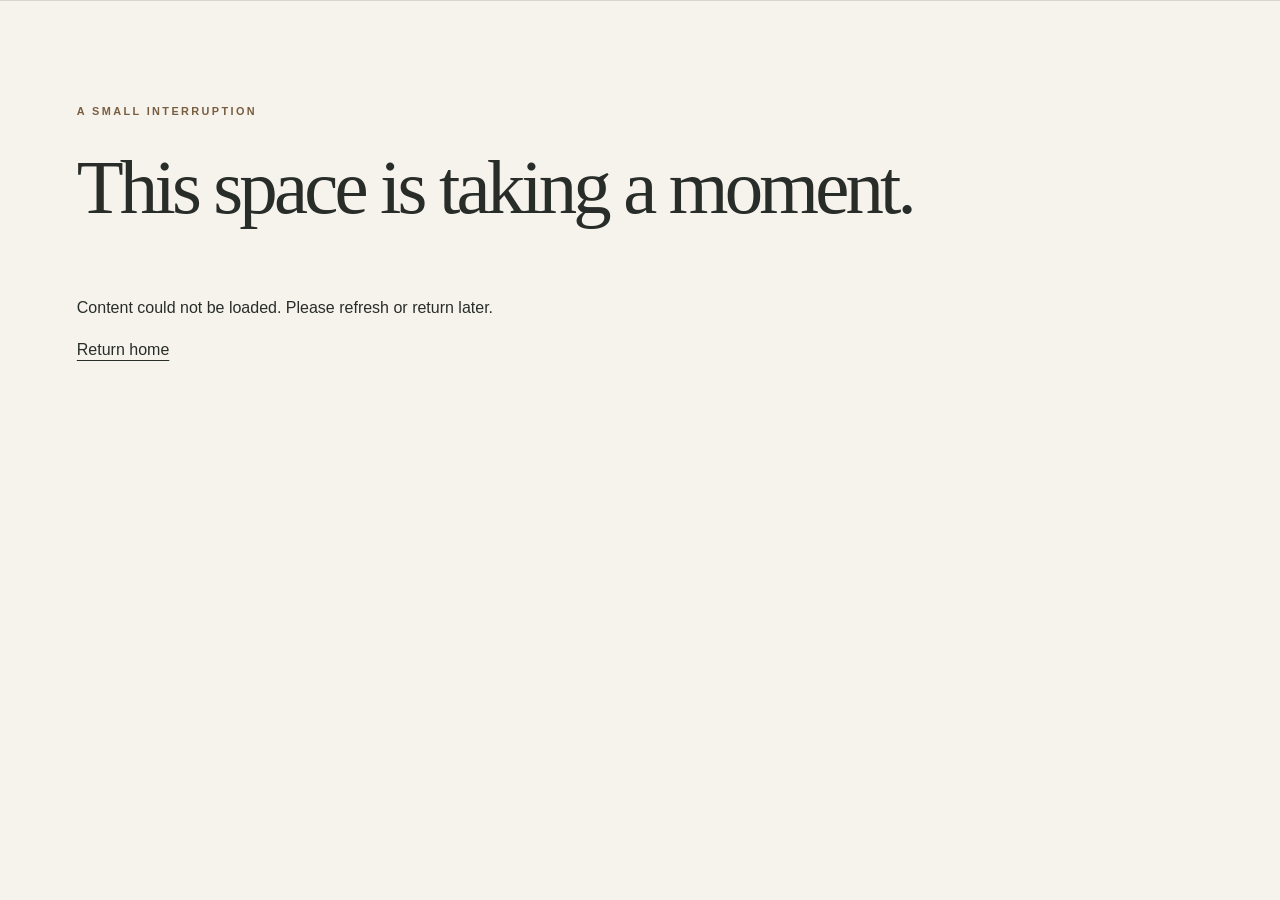
<file: index.html>
<!doctype html>
<html lang="en">
  <head>
    <meta charset="utf-8" />
    <meta name="viewport" content="width=device-width,initial-scale=1" />
    <title>Thoughtful spaces. Beautiful living. | FORME Studio concept</title>
    <meta
      name="description"
      content="Explore an original interior and architecture portfolio concept."
    />
    <meta
      property="og:title"
      content="Thoughtful spaces. Beautiful living. | FORME"
    />
    <meta
      property="og:description"
      content="Explore an original interior and architecture portfolio concept."
    />
    <meta property="og:type" content="website" />
    <meta
      property="og:image"
      content="https://eramit70.github.io/designer-portfolio/assets/images/living-concept.webp"
    />
    <meta
      property="og:url"
      content="https://eramit70.github.io/designer-portfolio/index.html"
    />
    <link
      rel="canonical"
      href="https://eramit70.github.io/designer-portfolio/index.html"
    />
    <meta name="twitter:card" content="summary_large_image" />
    <meta name="theme-color" content="#f5f2ec" />
    <link rel="icon" href="assets/icons/mark.svg" type="image/svg+xml" />
    <link rel="stylesheet" href="css/styles.css" />
    <script type="module" src="js/app.js"></script>
  </head>
  <body data-page="index">
    <a class="skip" href="#main">Skip to content</a>
    <header id="header"></header>
    <main id="main" tabindex="-1">
      <div class="loading container" role="status">Preparing your space…</div>
    </main>
    <footer id="footer"></footer>
    <noscript
      ><p class="container">
        JavaScript is required to load this JSON-managed portfolio. Please
        enable it to browse the website.
      </p></noscript
    >
  </body>
</html>
</file>
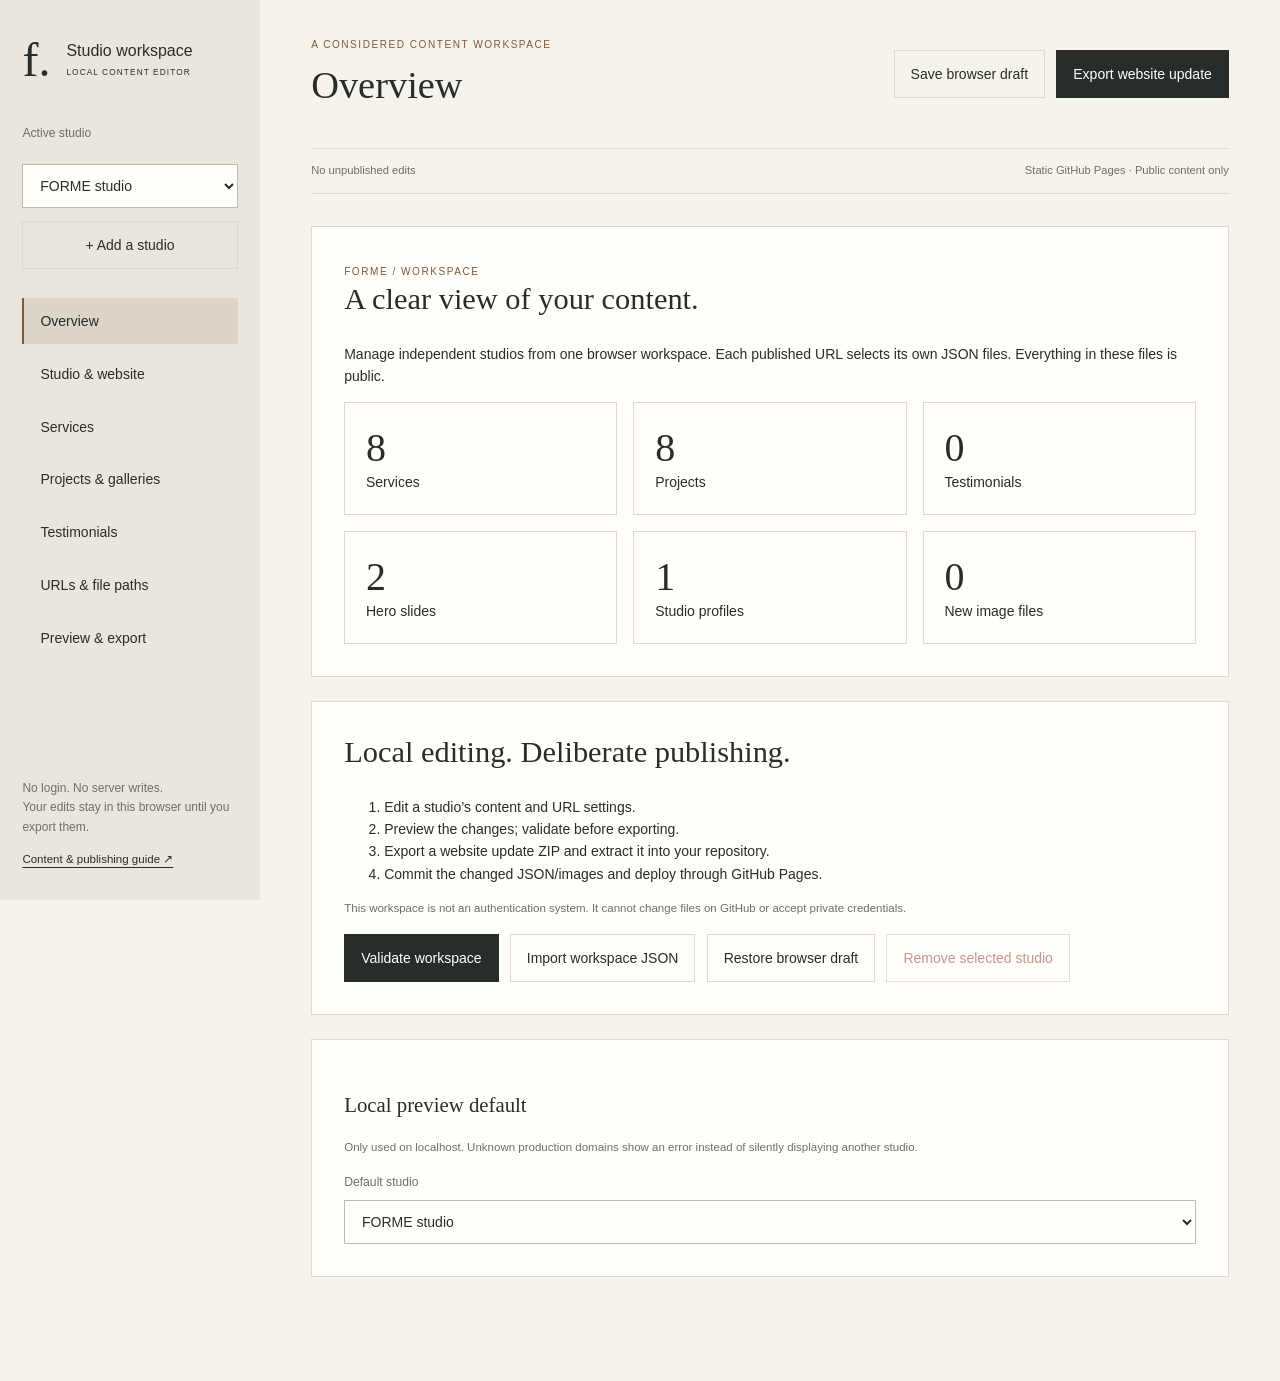
<file: admin/index.html>
<!doctype html>
<html lang="en">
  <head>
    <meta charset="utf-8" />
    <meta name="viewport" content="width=device-width,initial-scale=1" />
    <meta name="robots" content="noindex,nofollow" />
    <title>Studio content workspace</title>
    <link rel="icon" href="../assets/icons/mark.svg" />
    <link rel="stylesheet" href="admin.css" />
    <script type="module" src="editor.js"></script>
  </head>
  <body>
    <a class="skip" href="#workspace">Skip to editor</a>
    <aside class="sidebar">
      <a class="wordmark" href="../index.html"
        >f. <span>Studio workspace<small>LOCAL CONTENT EDITOR</small></span></a
      ><label for="studio-select">Active studio</label
      ><select id="studio-select" aria-label="Active studio"></select
      ><button id="add-studio" class="secondary">+ Add a studio</button>
      <nav aria-label="Editor sections" id="tabs"></nav>
      <div class="sidebar-note">
        No login. No server writes.<br />Your edits stay in this browser until
        you export them.
      </div>
      <a href="../docs/admin-guide.md">Content & publishing guide ↗</a>
    </aside>
    <div class="shell">
      <header>
        <div>
          <span class="eyebrow">A considered content workspace</span>
          <h1 id="workspace-title">Your studio, your stories.</h1>
        </div>
        <div class="toolbar">
          <button id="save-draft" class="secondary">Save browser draft</button
          ><button id="export-zip">Export website update</button>
        </div>
      </header>
      <div class="statusbar">
        <span id="dirty-status">No unpublished edits</span
        ><span>Static GitHub Pages · Public content only</span>
      </div>
      <div id="notice" role="status" aria-live="polite"></div>
      <main id="workspace" tabindex="-1"><p>Loading studio content…</p></main>
    </div>
    <input
      type="file"
      id="import-file"
      accept="application/json,.json"
      hidden
    /><input
      type="file"
      id="image-file"
      accept="image/png,image/jpeg,image/webp"
      hidden
    />
    <dialog id="new-studio">
      <form id="new-studio-form">
        <h2>A new studio.</h2>
        <p>
          Start with a clearly labelled copy of the concept content, then make
          it your own.
        </p>
        <label for="new-id">Studio ID (permanent URL-safe slug)</label
        ><input
          id="new-id"
          required
          pattern="[a-z0-9]+(-[a-z0-9]+)*"
          maxlength="50"
          placeholder="oak-studio"
        /><label for="new-label">Studio label</label
        ><input id="new-label" required maxlength="100" /><label for="new-url"
          >Published website URL (ending in /)</label
        ><input
          id="new-url"
          type="url"
          required
          placeholder="https://studio.example/"
        />
        <div class="toolbar">
          <button type="button" id="cancel-new" class="secondary">Cancel</button
          ><button>Create studio</button>
        </div>
        <p id="new-error" role="alert"></p>
      </form>
    </dialog>
    <noscript
      >This local editor requires JavaScript and a static HTTP server.</noscript
    >
  </body>
</html>
</file>
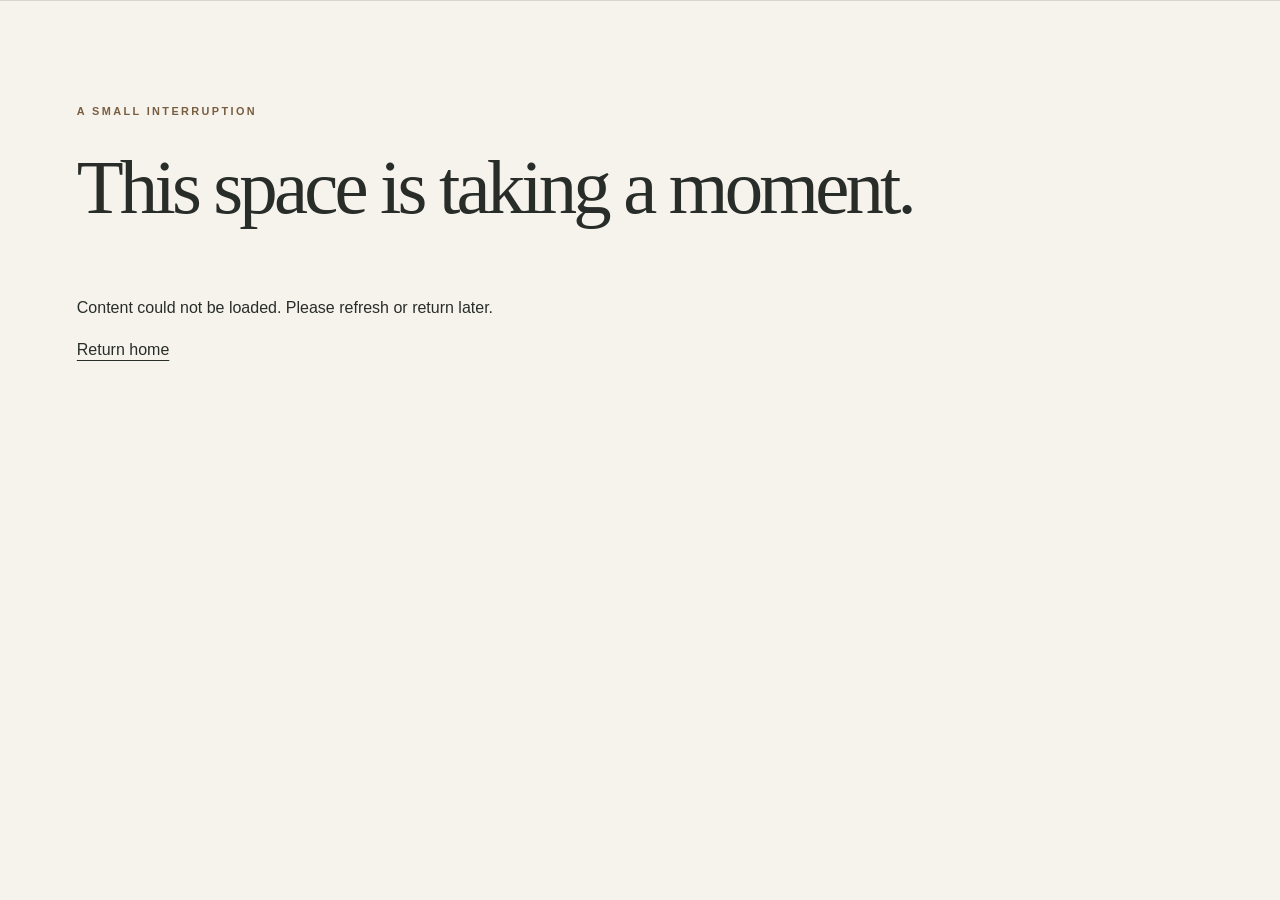
<file: about.html>
<!doctype html>
<html lang="en">
  <head>
    <meta charset="utf-8" />
    <meta name="viewport" content="width=device-width,initial-scale=1" />
    <title>A considered way of living | FORME Studio concept</title>
    <meta
      name="description"
      content="Discover our design philosophy, approach and studio information."
    />
    <meta property="og:title" content="A considered way of living | FORME" />
    <meta
      property="og:description"
      content="Discover our design philosophy, approach and studio information."
    />
    <meta property="og:type" content="website" />
    <meta
      property="og:image"
      content="https://eramit70.github.io/designer-portfolio/assets/images/living-concept.webp"
    />
    <meta
      property="og:url"
      content="https://eramit70.github.io/designer-portfolio/about.html"
    />
    <link
      rel="canonical"
      href="https://eramit70.github.io/designer-portfolio/about.html"
    />
    <meta name="twitter:card" content="summary_large_image" />
    <meta name="theme-color" content="#f5f2ec" />
    <link rel="icon" href="assets/icons/mark.svg" type="image/svg+xml" />
    <link rel="stylesheet" href="css/styles.css" />
    <script type="module" src="js/app.js"></script>
  </head>
  <body data-page="about">
    <a class="skip" href="#main">Skip to content</a>
    <header id="header"></header>
    <main id="main" tabindex="-1">
      <div class="loading container" role="status">Preparing your space…</div>
    </main>
    <footer id="footer"></footer>
    <noscript
      ><p class="container">
        JavaScript is required to load this JSON-managed portfolio. Please
        enable it to browse the website.
      </p></noscript
    >
  </body>
</html>
</file>
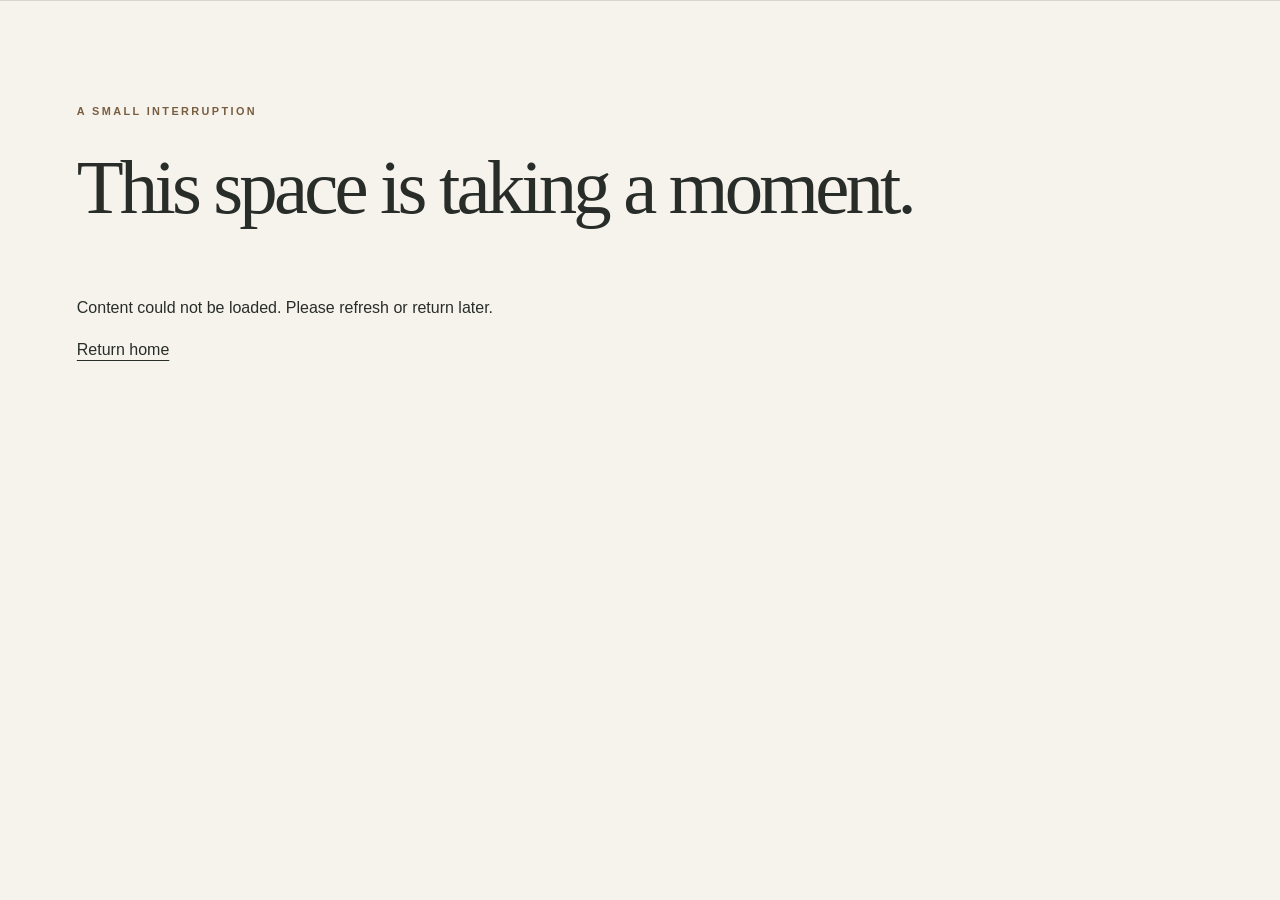
<file: appointment.html>
<!doctype html>
<html lang="en">
  <head>
    <meta charset="utf-8" />
    <meta name="viewport" content="width=device-width,initial-scale=1" />
    <title>Let’s shape your space | FORME Studio concept</title>
    <meta
      name="description"
      content="Prepare a consultation enquiry for manual confirmation over WhatsApp."
    />
    <meta property="og:title" content="Let’s shape your space | FORME" />
    <meta
      property="og:description"
      content="Prepare a consultation enquiry for manual confirmation over WhatsApp."
    />
    <meta property="og:type" content="website" />
    <meta
      property="og:image"
      content="https://eramit70.github.io/designer-portfolio/assets/images/living-concept.webp"
    />
    <meta
      property="og:url"
      content="https://eramit70.github.io/designer-portfolio/appointment.html"
    />
    <link
      rel="canonical"
      href="https://eramit70.github.io/designer-portfolio/appointment.html"
    />
    <meta name="twitter:card" content="summary_large_image" />
    <meta name="theme-color" content="#f5f2ec" />
    <link rel="icon" href="assets/icons/mark.svg" type="image/svg+xml" />
    <link rel="stylesheet" href="css/styles.css" />
    <script type="module" src="js/app.js"></script>
  </head>
  <body data-page="appointment">
    <a class="skip" href="#main">Skip to content</a>
    <header id="header"></header>
    <main id="main" tabindex="-1">
      <div class="loading container" role="status">Preparing your space…</div>
    </main>
    <footer id="footer"></footer>
    <noscript
      ><p class="container">
        JavaScript is required to load this JSON-managed portfolio. Please
        enable it to browse the website.
      </p></noscript
    >
  </body>
</html>
</file>
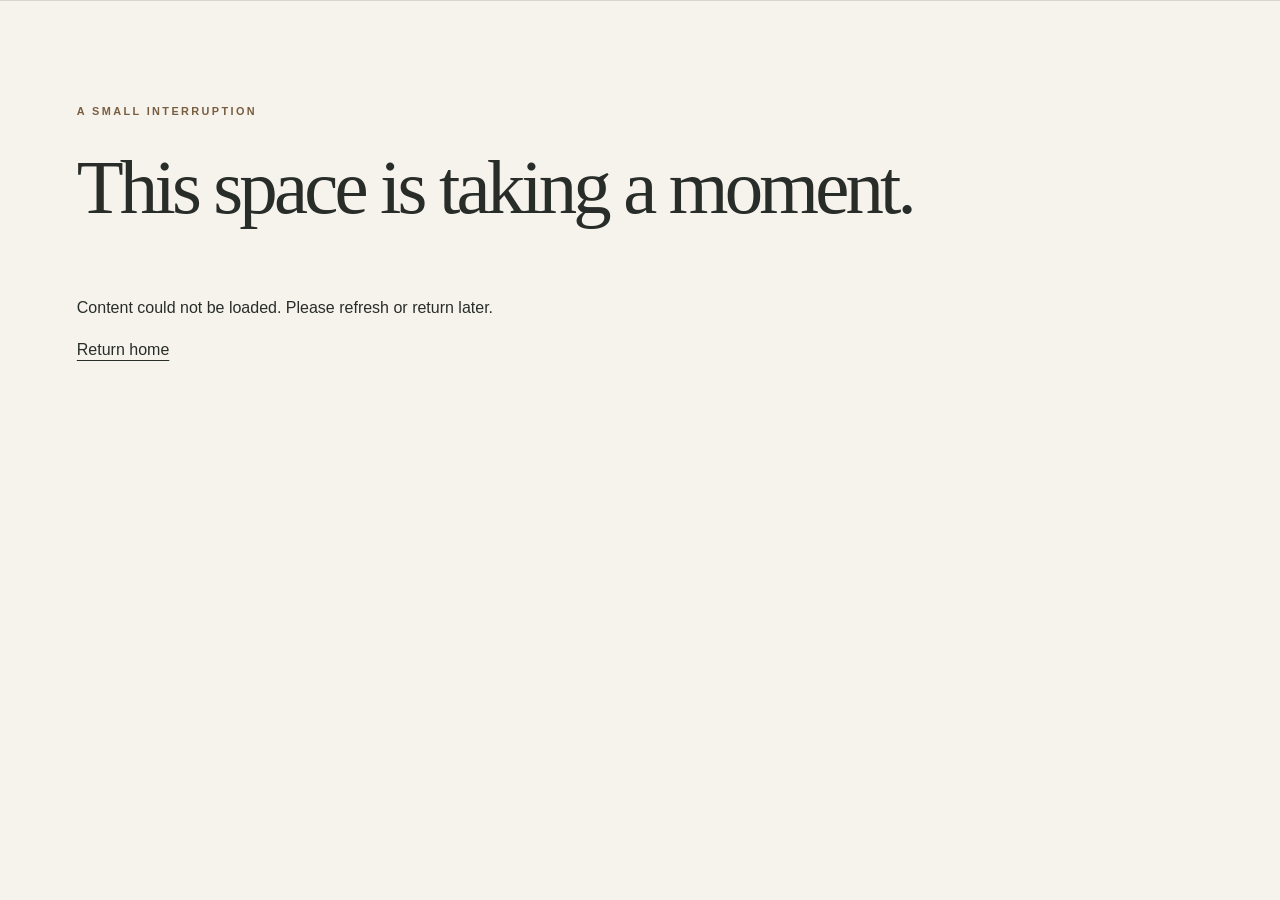
<file: before-after.html>
<!doctype html>
<html lang="en">
  <head>
    <meta charset="utf-8" />
    <meta name="viewport" content="width=device-width,initial-scale=1" />
    <title>A new perspective | FORME Studio concept</title>
    <meta
      name="description"
      content="Explore verified before and after transformations when available."
    />
    <meta property="og:title" content="A new perspective | FORME" />
    <meta
      property="og:description"
      content="Explore verified before and after transformations when available."
    />
    <meta property="og:type" content="website" />
    <meta
      property="og:image"
      content="https://eramit70.github.io/designer-portfolio/assets/images/living-concept.webp"
    />
    <meta
      property="og:url"
      content="https://eramit70.github.io/designer-portfolio/before-after.html"
    />
    <link
      rel="canonical"
      href="https://eramit70.github.io/designer-portfolio/before-after.html"
    />
    <meta name="twitter:card" content="summary_large_image" />
    <meta name="theme-color" content="#f5f2ec" />
    <link rel="icon" href="assets/icons/mark.svg" type="image/svg+xml" />
    <link rel="stylesheet" href="css/styles.css" />
    <script type="module" src="js/app.js"></script>
  </head>
  <body data-page="before-after">
    <a class="skip" href="#main">Skip to content</a>
    <header id="header"></header>
    <main id="main" tabindex="-1">
      <div class="loading container" role="status">Preparing your space…</div>
    </main>
    <footer id="footer"></footer>
    <noscript
      ><p class="container">
        JavaScript is required to load this JSON-managed portfolio. Please
        enable it to browse the website.
      </p></noscript
    >
  </body>
</html>
</file>
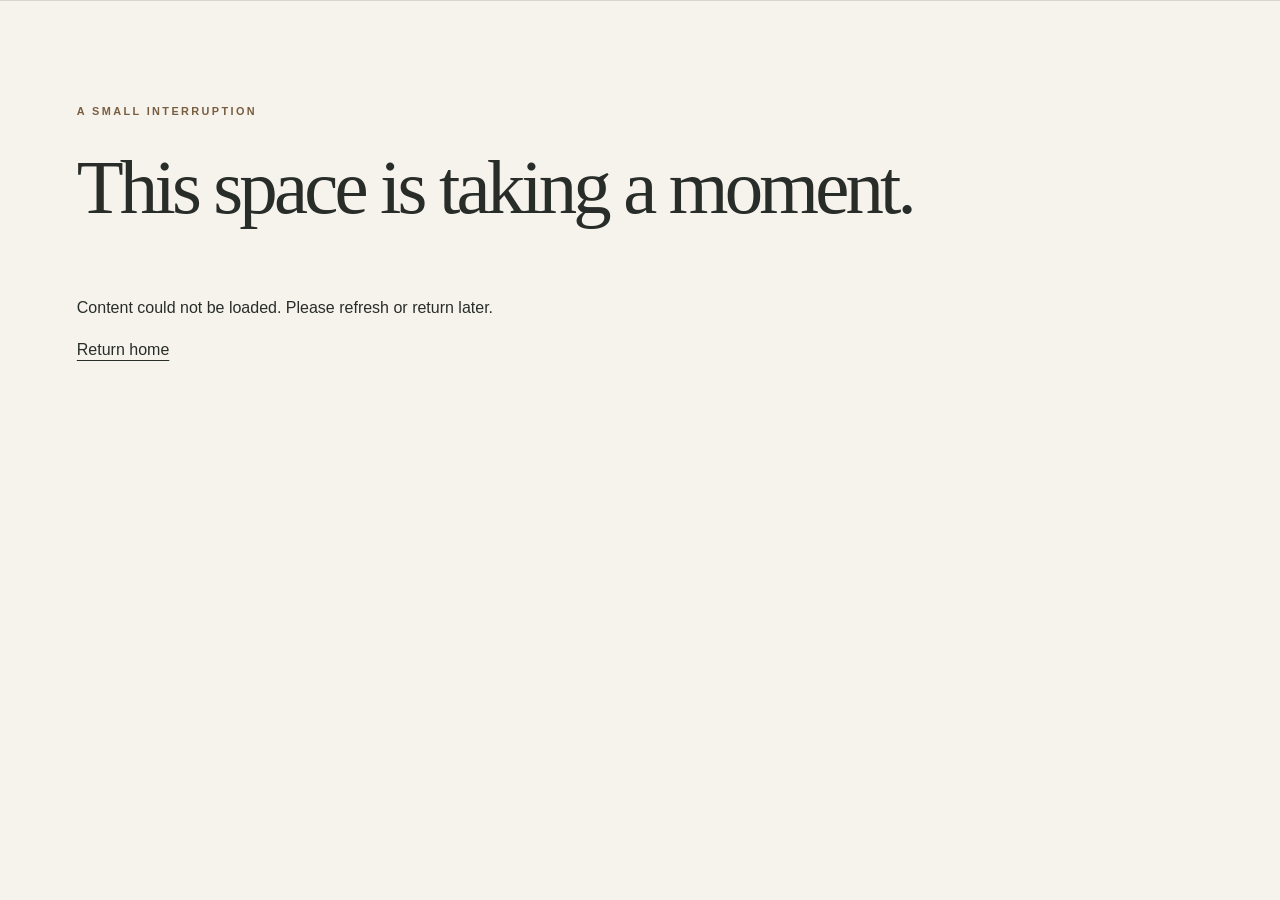
<file: contact.html>
<!doctype html>
<html lang="en">
  <head>
    <meta charset="utf-8" />
    <meta name="viewport" content="width=device-width,initial-scale=1" />
    <title>
      Every great space starts with a conversation | FORME Studio concept
    </title>
    <meta
      name="description"
      content="Find studio contact details and start a design conversation."
    />
    <meta
      property="og:title"
      content="Every great space starts with a conversation | FORME"
    />
    <meta
      property="og:description"
      content="Find studio contact details and start a design conversation."
    />
    <meta property="og:type" content="website" />
    <meta
      property="og:image"
      content="https://eramit70.github.io/designer-portfolio/assets/images/living-concept.webp"
    />
    <meta
      property="og:url"
      content="https://eramit70.github.io/designer-portfolio/contact.html"
    />
    <link
      rel="canonical"
      href="https://eramit70.github.io/designer-portfolio/contact.html"
    />
    <meta name="twitter:card" content="summary_large_image" />
    <meta name="theme-color" content="#f5f2ec" />
    <link rel="icon" href="assets/icons/mark.svg" type="image/svg+xml" />
    <link rel="stylesheet" href="css/styles.css" />
    <script type="module" src="js/app.js"></script>
  </head>
  <body data-page="contact">
    <a class="skip" href="#main">Skip to content</a>
    <header id="header"></header>
    <main id="main" tabindex="-1">
      <div class="loading container" role="status">Preparing your space…</div>
    </main>
    <footer id="footer"></footer>
    <noscript
      ><p class="container">
        JavaScript is required to load this JSON-managed portfolio. Please
        enable it to browse the website.
      </p></noscript
    >
  </body>
</html>
</file>
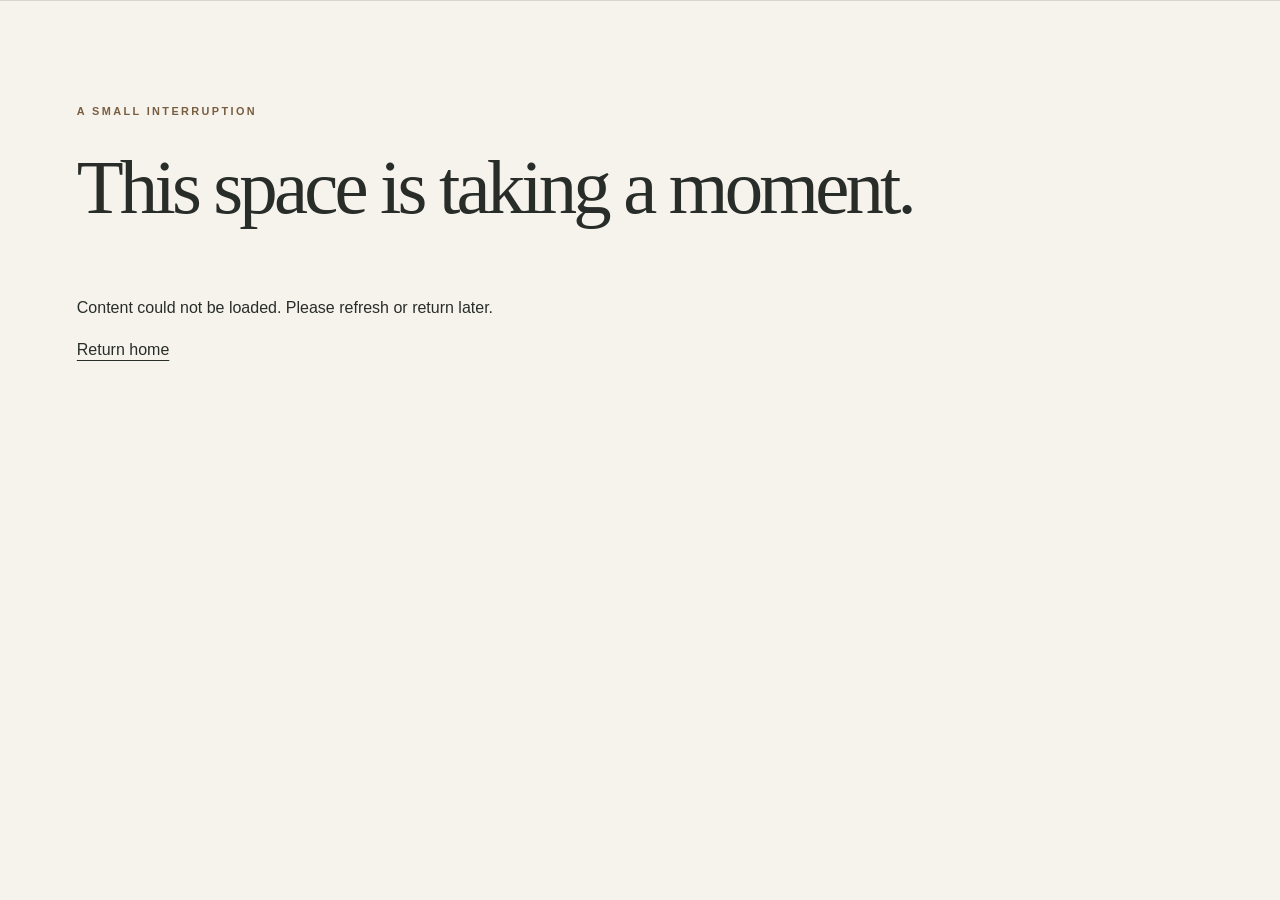
<file: portfolio.html>
<!doctype html>
<html lang="en">
  <head>
    <meta charset="utf-8" />
    <meta name="viewport" content="width=device-width,initial-scale=1" />
    <title>Spaces with a story | FORME Studio concept</title>
    <meta
      name="description"
      content="Browse illustrative design studies by project, room and category."
    />
    <meta property="og:title" content="Spaces with a story | FORME" />
    <meta
      property="og:description"
      content="Browse illustrative design studies by project, room and category."
    />
    <meta property="og:type" content="website" />
    <meta
      property="og:image"
      content="https://eramit70.github.io/designer-portfolio/assets/images/living-concept.webp"
    />
    <meta
      property="og:url"
      content="https://eramit70.github.io/designer-portfolio/portfolio.html"
    />
    <link
      rel="canonical"
      href="https://eramit70.github.io/designer-portfolio/portfolio.html"
    />
    <meta name="twitter:card" content="summary_large_image" />
    <meta name="theme-color" content="#f5f2ec" />
    <link rel="icon" href="assets/icons/mark.svg" type="image/svg+xml" />
    <link rel="stylesheet" href="css/styles.css" />
    <script type="module" src="js/app.js"></script>
  </head>
  <body data-page="portfolio">
    <a class="skip" href="#main">Skip to content</a>
    <header id="header"></header>
    <main id="main" tabindex="-1">
      <div class="loading container" role="status">Preparing your space…</div>
    </main>
    <footer id="footer"></footer>
    <noscript
      ><p class="container">
        JavaScript is required to load this JSON-managed portfolio. Please
        enable it to browse the website.
      </p></noscript
    >
  </body>
</html>
</file>
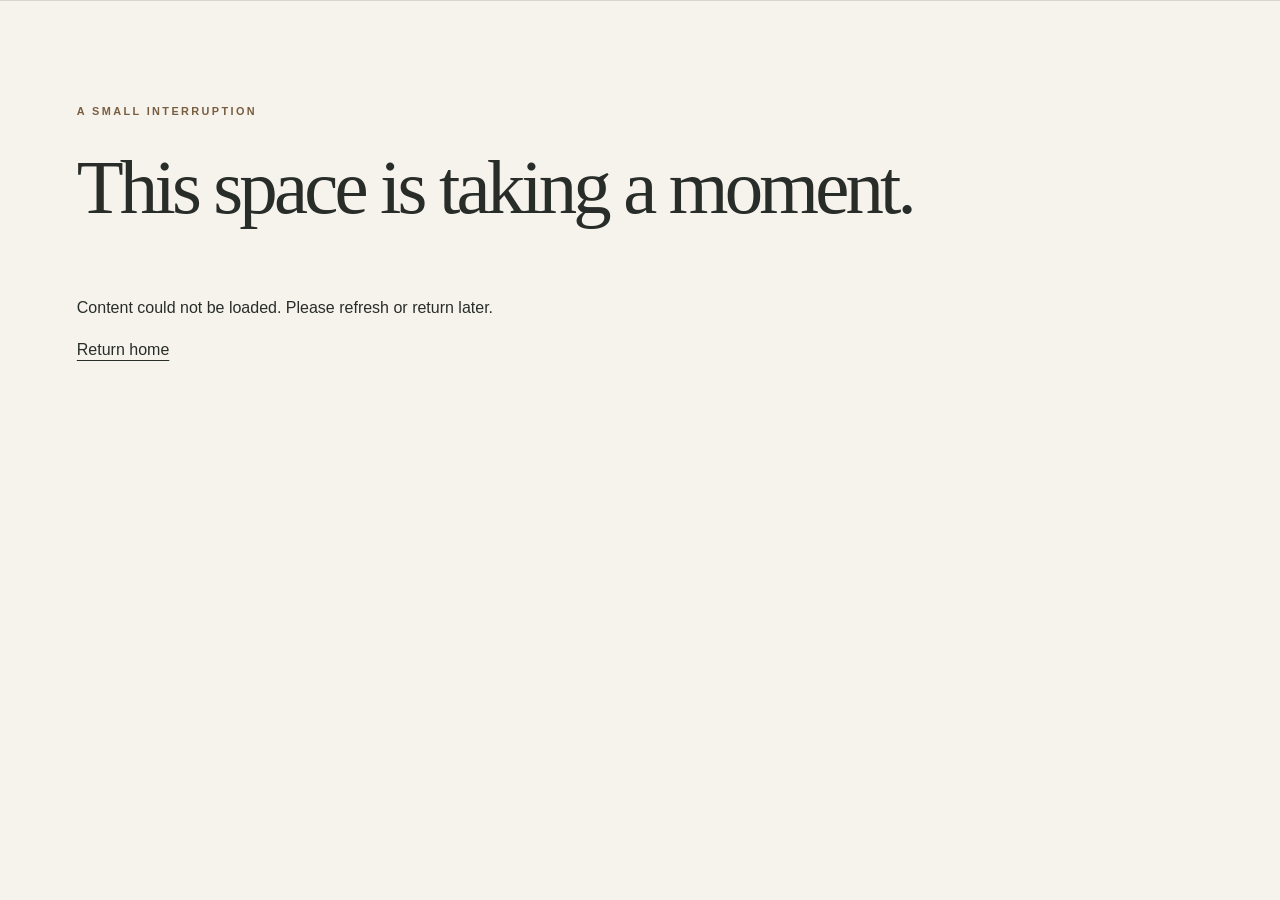
<file: project.html>
<!doctype html>
<html lang="en">
  <head>
    <meta charset="utf-8" />
    <meta name="viewport" content="width=device-width,initial-scale=1" />
    <title>Project study | FORME Studio concept</title>
    <meta
      name="description"
      content="Explore design scope, concept imagery and related project studies."
    />
    <meta property="og:title" content="Project study | FORME" />
    <meta
      property="og:description"
      content="Explore design scope, concept imagery and related project studies."
    />
    <meta property="og:type" content="website" />
    <meta
      property="og:image"
      content="https://eramit70.github.io/designer-portfolio/assets/images/living-concept.webp"
    />
    <meta
      property="og:url"
      content="https://eramit70.github.io/designer-portfolio/project.html"
    />
    <link
      rel="canonical"
      href="https://eramit70.github.io/designer-portfolio/project.html"
    />
    <meta name="twitter:card" content="summary_large_image" />
    <meta name="theme-color" content="#f5f2ec" />
    <link rel="icon" href="assets/icons/mark.svg" type="image/svg+xml" />
    <link rel="stylesheet" href="css/styles.css" />
    <script type="module" src="js/app.js"></script>
  </head>
  <body data-page="project">
    <a class="skip" href="#main">Skip to content</a>
    <header id="header"></header>
    <main id="main" tabindex="-1">
      <div class="loading container" role="status">Preparing your space…</div>
    </main>
    <footer id="footer"></footer>
    <noscript
      ><p class="container">
        JavaScript is required to load this JSON-managed portfolio. Please
        enable it to browse the website.
      </p></noscript
    >
  </body>
</html>
</file>
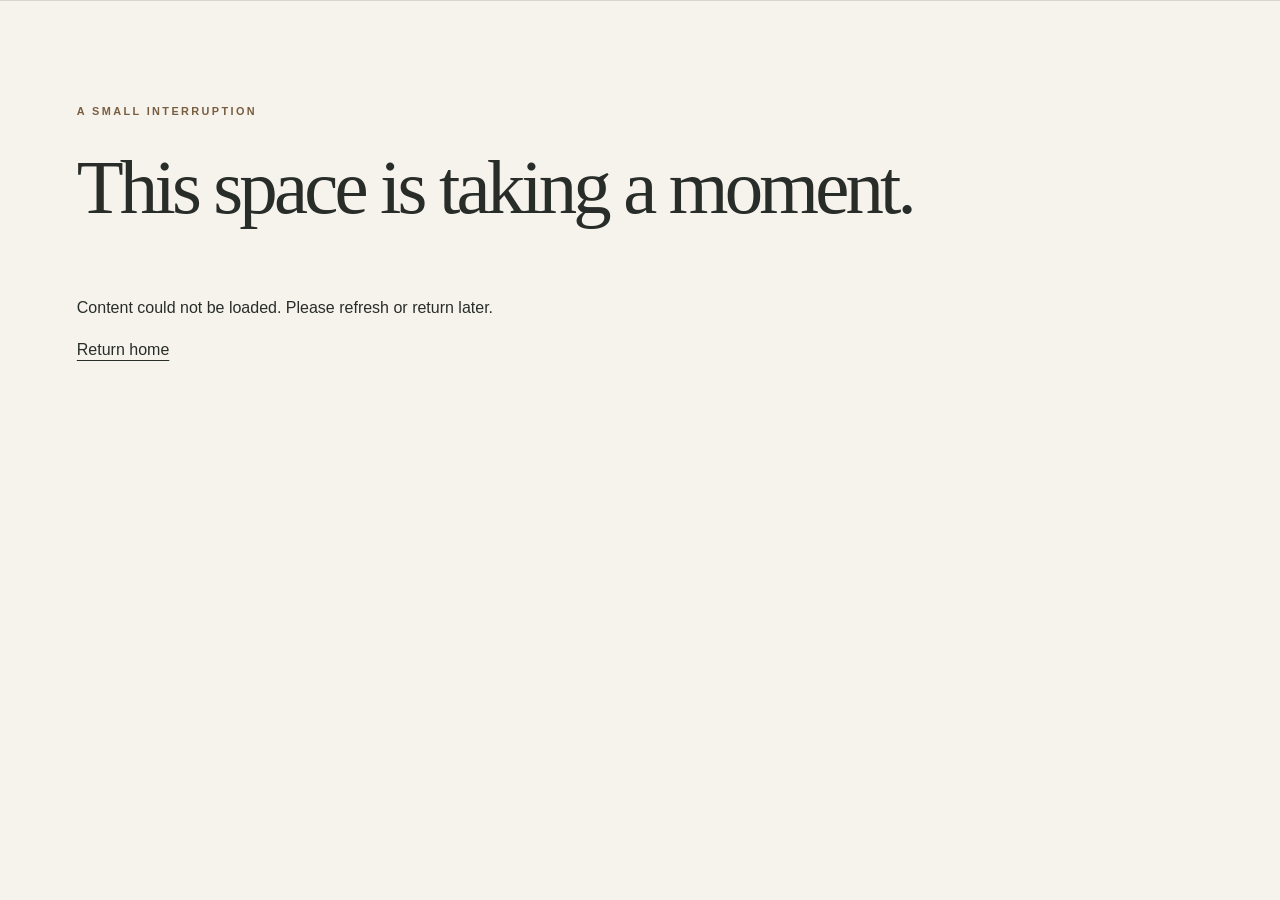
<file: services.html>
<!doctype html>
<html lang="en">
  <head>
    <meta charset="utf-8" />
    <meta name="viewport" content="width=device-width,initial-scale=1" />
    <title>Designed around your life | FORME Studio concept</title>
    <meta
      name="description"
      content="Explore architecture, residential interiors, kitchens and detailed design services."
    />
    <meta property="og:title" content="Designed around your life | FORME" />
    <meta
      property="og:description"
      content="Explore architecture, residential interiors, kitchens and detailed design services."
    />
    <meta property="og:type" content="website" />
    <meta
      property="og:image"
      content="https://eramit70.github.io/designer-portfolio/assets/images/living-concept.webp"
    />
    <meta
      property="og:url"
      content="https://eramit70.github.io/designer-portfolio/services.html"
    />
    <link
      rel="canonical"
      href="https://eramit70.github.io/designer-portfolio/services.html"
    />
    <meta name="twitter:card" content="summary_large_image" />
    <meta name="theme-color" content="#f5f2ec" />
    <link rel="icon" href="assets/icons/mark.svg" type="image/svg+xml" />
    <link rel="stylesheet" href="css/styles.css" />
    <script type="module" src="js/app.js"></script>
  </head>
  <body data-page="services">
    <a class="skip" href="#main">Skip to content</a>
    <header id="header"></header>
    <main id="main" tabindex="-1">
      <div class="loading container" role="status">Preparing your space…</div>
    </main>
    <footer id="footer"></footer>
    <noscript
      ><p class="container">
        JavaScript is required to load this JSON-managed portfolio. Please
        enable it to browse the website.
      </p></noscript
    >
  </body>
</html>
</file>
<file: css/styles.css>
:root {
  --paper: #f6f3ed;
  --white: #fffefb;
  --ink: #292d29;
  --muted: #696c62;
  --bronze: #795d3f;
  --line: #d9d6cc;
  --serif: Georgia, "Times New Roman", serif;
  --space: clamp(4rem, 8vw, 8rem);
}
* {
  box-sizing: border-box;
}
html {
  scroll-behavior: smooth;
  scroll-padding-top: 100px;
}
body {
  margin: 0;
  background: var(--paper);
  color: var(--ink);
  font-family: Arial, Helvetica, sans-serif;
  line-height: 1.65;
}
h1,
h2,
h3,
p {
  margin-top: 0;
}
h1,
h2,
h3 {
  font-family: var(--serif);
  font-weight: 400;
  line-height: 1.12;
}
h1 {
  font-size: clamp(3rem, 6vw, 6.5rem);
  letter-spacing: -0.05em;
}
h2 {
  font-size: clamp(2.2rem, 4vw, 4rem);
  letter-spacing: -0.04em;
}
h3 {
  font-size: 1.7rem;
}
a {
  color: inherit;
  text-underline-offset: 5px;
}
button,
input,
select,
textarea {
  font: inherit;
}
button,
a,
input,
select,
textarea {
  touch-action: manipulation;
}
button {
  cursor: pointer;
}
img {
  display: block;
  width: 100%;
  object-fit: cover;
}
button:disabled {
  cursor: default;
  opacity: 0.5;
}
:focus-visible {
  outline: 3px solid var(--bronze);
  outline-offset: 5px;
}
.container {
  width: min(1320px, 88%);
  margin: auto;
}
.section {
  padding-block: var(--space);
}
.eyebrow {
  text-transform: uppercase;
  letter-spacing: 0.22em;
  font-size: 0.68rem;
  font-weight: 600;
  color: var(--bronze);
  margin-bottom: 1.5rem;
}
.muted {
  color: var(--muted);
}
.intro {
  max-width: 640px;
  font-size: 1.05rem;
}
.button {
  display: inline-flex;
  align-items: center;
  justify-content: center;
  gap: 2rem;
  padding: 1rem 1.6rem;
  border: 1px solid var(--ink);
  background: var(--ink);
  color: var(--white);
  text-decoration: none;
  font-size: 0.78rem;
  letter-spacing: 0.04em;
  min-height: 48px;
}
.button.light {
  background: var(--paper);
  color: var(--ink);
  border-color: var(--paper);
}
.button.outline {
  background: transparent;
  color: var(--ink);
}
.text-link {
  font-size: 0.8rem;
  text-decoration: none;
  border-bottom: 1px solid currentColor;
  padding-bottom: 0.4rem;
  display: inline-block;
}
.skip {
  position: fixed;
  top: -100px;
  z-index: 100;
  background: white;
  padding: 1rem;
}
.skip:focus {
  top: 0;
}
#header {
  position: sticky;
  top: 0;
  z-index: 20;
  background: var(--paper);
  border-bottom: 1px solid var(--line);
  transition: box-shadow 0.3s;
}
#header.scrolled {
  box-shadow: 0 3px 20px #0001;
}
.header-inner {
  height: 94px;
  display: flex;
  align-items: center;
  justify-content: space-between;
  gap: 2rem;
}
.brand {
  text-decoration: none;
  display: flex;
  align-items: center;
  gap: 0.8rem;
}
.brand-mark {
  font-family: var(--serif);
  font-size: 2.8rem;
  border-right: 1px solid var(--line);
  padding-right: 0.8rem;
  line-height: 1;
}
.brand-name {
  font-size: 1.45rem;
  letter-spacing: 0.18em;
  line-height: 1.2;
}
.brand small {
  display: block;
  font-size: 0.48rem;
  letter-spacing: 0.18em;
  margin-top: 0.3rem;
}
.nav {
  display: flex;
  align-items: center;
  gap: 1.65rem;
  font-size: 0.76rem;
}
.nav a {
  text-decoration: none;
}
.nav a[aria-current="page"] {
  border-bottom: 1px solid var(--bronze);
}
.nav details {
  position: relative;
}
.nav summary {
  cursor: pointer;
  list-style: none;
}
.nav summary:after {
  content: "⌄";
  margin-left: 0.4rem;
}
.submenu {
  position: absolute;
  top: 2rem;
  left: -1rem;
  background: var(--paper);
  padding: 1rem;
  min-width: 190px;
  box-shadow: 0 8px 30px #0002;
  display: grid;
  gap: 0.8rem;
}
.menu-button {
  display: none;
}
.hero {
  min-height: calc(100svh - 94px);
  height: 760px;
  max-height: 1050px;
  position: relative;
  background: #484b40;
  color: white;
  display: flex;
  align-items: center;
  isolation: isolate;
  overflow: hidden;
}
.hero-slides,
.hero-shade {
  position: absolute;
  inset: 0;
  z-index: -1;
}
.hero-slide {
  position: absolute;
  inset: 0;
  opacity: 0;
  transition: opacity 1.2s;
}
.hero-slide.active {
  opacity: 1;
}
.hero-slide img {
  height: 100%;
  object-position: center;
}
.hero-shade {
  background: linear-gradient(90deg, #141a16b8, #141a1633 75%);
}
.hero .eyebrow {
  color: #efe2cc;
}
.hero h1 {
  white-space: pre-line;
  max-width: 760px;
  margin-bottom: 1.6rem;
}
.hero p {
  max-width: 400px;
  color: #f1eee7;
  font-size: 0.9rem;
}
.hero-actions {
  display: flex;
  gap: 2rem;
  align-items: center;
  margin-top: 2rem;
}
.hero-bottom {
  position: absolute;
  bottom: 2.5rem;
  left: 6%;
  right: 6%;
  display: flex;
  align-items: center;
  justify-content: space-between;
  font-size: 0.65rem;
  letter-spacing: 0.15em;
}
.slider-controls {
  display: flex;
  gap: 0.65rem;
  align-items: center;
}
.icon-button {
  width: 44px;
  height: 44px;
  background: transparent;
  color: inherit;
  border: 1px solid currentColor;
  border-radius: 50%;
  display: inline-grid;
  place-items: center;
}
.hero-tag {
  position: absolute;
  right: 6%;
  top: 2rem;
  border: 1px solid #ffffff70;
  padding: 0.35rem 0.7rem;
  font-size: 0.57rem;
  letter-spacing: 0.12em;
}
.ribbon {
  display: flex;
  justify-content: space-around;
  gap: 2rem;
  padding: 1.4rem 6%;
  border-bottom: 1px solid var(--line);
  font-size: 0.65rem;
  letter-spacing: 0.16em;
  text-transform: uppercase;
  flex-wrap: wrap;
}
.split {
  display: grid;
  grid-template-columns: 1fr 1fr;
  gap: 8%;
  align-items: center;
}
.editorial-image {
  aspect-ratio: 4/5;
  position: relative;
}
.editorial-image img {
  height: 100%;
}
.image-note {
  font-size: 0.62rem;
  color: var(--muted);
  margin-top: 0.6rem;
}
.section-top {
  display: flex;
  justify-content: space-between;
  align-items: end;
  gap: 2rem;
  margin-bottom: 3rem;
}
.section-top h2 {
  margin-bottom: 0;
}
.grid {
  display: grid;
  grid-template-columns: repeat(3, minmax(0, 1fr));
  gap: 2rem;
}
.card {
  text-decoration: none;
  display: block;
}
.card-image {
  overflow: hidden;
  background: #ded7ca;
  position: relative;
}
.card-image img {
  aspect-ratio: 4/3;
  transition: transform 0.7s;
}
.card:hover img {
  transform: scale(1.04);
}
.card h3 {
  font-size: 1.6rem;
  margin: 1.1rem 0 0.5rem;
}
.card-meta {
  font-size: 0.63rem;
  text-transform: uppercase;
  letter-spacing: 0.12em;
  color: var(--muted);
  display: flex;
  justify-content: space-between;
  gap: 0.6rem;
}
.pill {
  position: absolute;
  left: 1rem;
  top: 1rem;
  background: var(--paper);
  padding: 0.25rem 0.6rem;
  font-size: 0.6rem;
}
.surface {
  background: #ece8df;
}
.dark {
  background: var(--ink);
  color: var(--paper);
}
.dark .eyebrow {
  color: #d4ba94;
}
.dark .muted {
  color: #c1c3b9;
}
.principles {
  display: grid;
  grid-template-columns: repeat(3, 1fr);
  gap: 3rem;
  margin-top: 3rem;
}
.number {
  font-family: var(--serif);
  font-size: 2rem;
  color: var(--bronze);
}
.principles h3 {
  font-size: 1.5rem;
  margin-top: 1rem;
}
.principles p,
.steps p {
  font-size: 0.85rem;
  color: var(--muted);
}
.steps {
  display: grid;
  grid-template-columns: repeat(4, 1fr);
  gap: 2rem;
  margin-top: 3rem;
}
.step {
  border-top: 1px solid var(--line);
  padding-top: 1.5rem;
}
.step h3 {
  font-size: 1.35rem;
  margin-top: 1rem;
}
.cta {
  text-align: center;
  padding: 6rem 6%;
}
.cta h2 {
  max-width: 750px;
  margin: 0 auto 1.5rem;
}
.cta p {
  margin-bottom: 2rem;
}
.footer-main {
  display: grid;
  grid-template-columns: 2fr 1fr 1fr;
  gap: 3rem;
  padding-block: 4rem;
}
.footer-main a {
  display: block;
  text-decoration: none;
  font-size: 0.8rem;
  margin: 0.6rem 0;
}
.footer-main .brand {
  display: flex;
}
.footer-main p {
  max-width: 360px;
  font-size: 0.8rem;
}
.footer-bottom {
  padding-block: 1.4rem;
  border-top: 1px solid var(--line);
  font-size: 0.65rem;
  display: flex;
  justify-content: space-between;
  gap: 1rem;
}
.notice {
  border-left: 2px solid var(--bronze);
  padding: 0.7rem 1rem;
  background: #eae5dc;
  font-size: 0.8rem;
}
.page-heading {
  padding: 5rem 0 3rem;
  max-width: 1000px;
}
.page-heading h1 {
  font-size: clamp(2.7rem, 5vw, 5.5rem);
}
.filters {
  display: flex;
  flex-wrap: wrap;
  gap: 0.7rem;
  margin-bottom: 1.5rem;
}
.filter {
  border: 1px solid var(--line);
  padding: 0.6rem 1rem;
  background: transparent;
  font-size: 0.75rem;
}
.filter[aria-pressed="true"] {
  background: var(--ink);
  color: var(--paper);
}
.search-row {
  display: flex;
  align-items: center;
  gap: 1rem;
  margin-bottom: 2rem;
}
.search-row input {
  max-width: 480px;
}
.search-row label {
  font-size: 0.8rem;
}
.load-wrap {
  text-align: center;
  margin-top: 3rem;
}
.empty {
  padding: 3rem;
  border: 1px solid var(--line);
  grid-column: 1/-1;
  max-width: 850px;
}
.empty h3 {
  margin-bottom: 1rem;
}
.service {
  padding-bottom: 2rem;
  border-bottom: 1px solid var(--line);
}
.service ul {
  padding-left: 1.2rem;
  font-size: 0.85rem;
}
.service img {
  aspect-ratio: 4/3;
}
.service h2 {
  font-size: 2rem;
  margin-top: 1.5rem;
}
.service p {
  font-size: 0.9rem;
}
.project-cover {
  max-height: 700px;
  aspect-ratio: 16/9;
}
.facts {
  display: flex;
  flex-wrap: wrap;
  gap: 3rem;
  margin-block: 2rem;
}
.facts dt {
  font-size: 0.65rem;
  text-transform: uppercase;
  color: var(--muted);
  letter-spacing: 0.1em;
}
.facts dd {
  margin: 0;
}
.gallery-image {
  border: 0;
  padding: 0;
  background: none;
  width: 100%;
  cursor: zoom-in;
}
.gallery-image img {
  aspect-ratio: 4/3;
}
.lightbox {
  border: 0;
  padding: 1rem;
  background: var(--ink);
  color: white;
  max-width: 95vw;
  max-height: 95vh;
}
.lightbox::backdrop {
  background: #141713ed;
}
.lightbox img {
  width: auto;
  max-width: 85vw;
  max-height: 70vh;
  object-fit: contain;
}
.lightbox-bar {
  display: flex;
  justify-content: space-between;
  align-items: center;
  gap: 1rem;
  padding-top: 1rem;
}
.comparison {
  position: relative;
  overflow: hidden;
  aspect-ratio: 16/10;
  background: #d8d2c7;
}
.comparison > img,
.comparison .after {
  position: absolute;
  inset: 0;
  width: 100%;
  height: 100%;
  object-fit: cover;
}
.comparison .after {
  clip-path: inset(0 0 0 var(--position, 50%));
}
.comparison input {
  position: absolute;
  inset: 0;
  width: 100%;
  height: 100%;
  opacity: 0;
  cursor: ew-resize;
  margin: 0;
}
.comparison:focus-within {
  outline: 3px solid var(--bronze);
  outline-offset: 4px;
}
.comparison-divider {
  position: absolute;
  top: 0;
  bottom: 0;
  left: var(--position, 50%);
  width: 3px;
  background: white;
  pointer-events: none;
}
.comparison-divider:after {
  content: "↔";
  position: absolute;
  top: 50%;
  left: 50%;
  transform: translate(-50%, -50%);
  border-radius: 50%;
  background: white;
  color: var(--ink);
  padding: 0.6rem;
}
.compare-label {
  position: absolute;
  top: 1rem;
  background: var(--paper);
  color: var(--ink);
  padding: 0.3rem 0.8rem;
  font-size: 0.7rem;
}
.compare-label.before {
  left: 1rem;
}
.compare-label.after-label {
  right: 1rem;
}
.form-layout {
  display: grid;
  grid-template-columns: 1.5fr 1fr;
  gap: 7%;
  align-items: start;
  padding-bottom: 6rem;
}
.form-grid {
  display: grid;
  grid-template-columns: 1fr 1fr;
  gap: 1.4rem;
}
.field label {
  display: block;
  font-size: 0.75rem;
  margin-bottom: 0.5rem;
}
.field.wide {
  grid-column: 1/-1;
}
input,
select,
textarea {
  padding: 0.9rem;
  width: 100%;
  border: 1px solid #a5a59b;
  border-radius: 0;
  background: var(--white);
  color: var(--ink);
  min-height: 48px;
}
textarea {
  resize: vertical;
  min-height: 140px;
}
.form-aside {
  padding: 2.5rem;
  background: #e9e5dc;
}
.form-aside h2 {
  font-size: 2rem;
}
.form-status {
  margin-top: 1.5rem;
}
.contact-list {
  display: grid;
  gap: 1.5rem;
}
.contact-list dt {
  font-size: 0.7rem;
  text-transform: uppercase;
  letter-spacing: 0.1em;
  color: var(--muted);
}
.contact-list dd {
  margin: 0;
}
.floating {
  position: fixed;
  right: 1.3rem;
  bottom: 1.3rem;
  z-index: 15;
  background: var(--ink);
  color: white;
  text-decoration: none;
  border-radius: 30px;
  padding: 0.8rem 1.2rem;
  font-size: 0.75rem;
  box-shadow: 0 3px 20px #0003;
}
.loading {
  padding-block: 5rem;
}
.reveal {
  transition:
    opacity 0.6s,
    transform 0.6s;
}
.reveal.pending {
  opacity: 0;
  transform: translateY(20px);
}
.carousel-track {
  display: grid;
  grid-auto-flow: column;
  grid-auto-columns: calc((100% - 4rem) / 3);
  gap: 2rem;
  overflow-x: auto;
  scroll-snap-type: x mandatory;
  padding-bottom: 1rem;
}
.carousel-track > * {
  scroll-snap-align: start;
}
.stat-grid {
  display: flex;
  gap: 3rem;
  flex-wrap: wrap;
}
.stat strong {
  font-family: var(--serif);
  font-size: 3rem;
  display: block;
}
blockquote {
  font-family: var(--serif);
  font-size: 1.8rem;
  margin: 1rem 0;
}
button:hover,
.button:hover {
  filter: brightness(0.93);
}
@media (min-width: 1600px) {
  .hero .container {
    width: min(1320px, 88%);
  }
}
@media (max-width: 1000px) {
  .nav {
    gap: 1rem;
  }
  .nav .button {
    display: none;
  }
  .grid {
    gap: 1.3rem;
  }
  .header-inner {
    gap: 1rem;
  }
  .brand-name {
    font-size: 1.2rem;
  }
  .split {
    gap: 5%;
  }
}
@media (max-width: 760px) {
  .header-inner {
    height: 78px;
  }
  .menu-button {
    display: block;
    border: 1px solid var(--line);
    background: none;
    padding: 0.5rem 0.8rem;
    font-size: 0.8rem;
    min-height: 44px;
  }
  .nav {
    display: none;
    position: absolute;
    top: 78px;
    left: 0;
    right: 0;
    background: var(--paper);
    padding: 1.5rem 6%;
    border-bottom: 1px solid var(--line);
    max-height: 80vh;
    overflow: auto;
  }
  .nav.open {
    display: grid;
    gap: 1.2rem;
  }
  .submenu {
    position: static;
    box-shadow: none;
    padding-bottom: 0;
  }
  .nav .button {
    display: inline-flex;
  }
  .hero {
    height: 760px;
    min-height: calc(100svh - 78px);
    max-height: 950px;
  }
  .hero h1 {
    font-size: clamp(3.3rem, 12vw, 5rem);
  }
  .hero-shade {
    background: linear-gradient(90deg, #141a16c7, #141a1640);
  }
  .hero-tag {
    font-size: 0.5rem;
    top: 1.2rem;
  }
  .hero-bottom > span {
    display: none;
  }
  .hero-actions {
    gap: 1.1rem;
    flex-wrap: wrap;
  }
  .split,
  .form-layout {
    grid-template-columns: 1fr;
    gap: 3rem;
  }
  .editorial-image {
    aspect-ratio: 5/4;
  }
  .grid {
    grid-template-columns: 1fr 1fr;
  }
  .principles {
    grid-template-columns: 1fr;
    gap: 1.3rem;
  }
  .steps {
    grid-template-columns: 1fr 1fr;
  }
  .section-top {
    align-items: start;
    flex-direction: column;
  }
  .footer-main {
    grid-template-columns: 1fr 1fr;
    gap: 2rem;
  }
  .footer-main > div:first-child {
    grid-column: 1/-1;
  }
  .footer-bottom {
    flex-direction: column;
  }
  .page-heading {
    padding-top: 3rem;
  }
  .carousel-track {
    grid-auto-columns: 80%;
    gap: 1rem;
  }
  .form-aside {
    margin-top: 1rem;
  }
  .ribbon {
    font-size: 0.55rem;
    gap: 1rem;
  }
  .search-row {
    flex-wrap: wrap;
  }
  .contact-list {
    margin-bottom: 2rem;
  }
}
@media (max-width: 440px) {
  .grid {
    grid-template-columns: 1fr;
  }
  .form-grid {
    grid-template-columns: 1fr;
  }
  .field.wide {
    grid-column: auto;
  }
  .steps {
    gap: 1rem;
  }
  .hero-actions .text-link {
    font-size: 0.7rem;
  }
  .brand-mark {
    font-size: 2.4rem;
  }
  .hero-bottom {
    bottom: 1.5rem;
  }
  .hero .container {
    padding-bottom: 2rem;
  }
  .floating {
    font-size: 0.65rem;
  }
  .lightbox-bar {
    flex-wrap: wrap;
  }
}
@media (prefers-reduced-motion: reduce) {
  html {
    scroll-behavior: auto;
  }
  *,
  *:before,
  *:after {
    animation: none !important;
    transition: none !important;
  }
  .reveal.pending {
    opacity: 1;
    transform: none;
  }
}
img {
  height: auto;
}
.hero-slide img,
.editorial-image img,
.comparison > img,
.comparison .after img {
  height: 100%;
}
.card-image img,
.service > img,
.gallery-image img {
  height: auto;
}
.lightbox img {
  height: auto;
}
[hidden] {
  display: none !important;
}
.arrow-icon {
  width: 16px;
  height: 16px;
  stroke: currentColor;
  fill: none;
  stroke-width: 1.5;
  flex-shrink: 0;
}
.hero-bottom {
  bottom: 5rem;
}
.hero .text-link {
  color: white;
}

/* Editorial motion — original choreography, no animation dependencies. */
:root {
  --motion-ease: cubic-bezier(0.22, 1, 0.36, 1);
  --hero-travel: 0px;
}
@keyframes page-arrive {
  from {
    opacity: 0;
    transform: translateY(18px);
  }
  to {
    opacity: 1;
    transform: none;
  }
}
.motion-ready main {
  animation: page-arrive 0.8s var(--motion-ease) both;
}
.word-mask {
  display: inline-block;
  overflow: clip;
  vertical-align: top;
  padding-bottom: 0.13em;
  margin-bottom: -0.13em;
  max-width: 100%;
}
.word {
  display: inline-block;
  transform: translateY(115%) rotate(3deg);
  opacity: 0;
  transition:
    transform 1s var(--motion-ease),
    opacity 0.6s ease;
  transition-delay: var(--word-delay, 0ms);
}
.words-visible .word {
  transform: translateY(0) rotate(0);
  opacity: 1;
}
.motion-heading {
  white-space: pre-line;
}
.motion-enter {
  opacity: 0;
  transform: translate3d(0, 42px, 0);
  transition:
    opacity 0.85s ease,
    transform 1.1s var(--motion-ease);
  transition-delay: var(--enter-delay, 0ms);
}
.motion-enter.is-visible {
  opacity: 1;
  transform: none;
}
.image-reveal {
  clip-path: inset(0 0 100% 0);
  transition: clip-path 1.3s var(--motion-ease);
}
.image-reveal.is-visible {
  clip-path: inset(0 0 0 0);
}
.editorial-image img {
  transform: scale(1.13);
  transition: transform 1.8s var(--motion-ease);
}
.editorial-image.is-visible img {
  transform: scale(1);
}
.hero-slides {
  transform: translate3d(0, var(--hero-travel), 0) scale(1.12);
  will-change: transform;
}
.hero-slide img {
  transform: scale(1.06);
  transition: transform 7.5s linear;
}
.hero-slide.active img {
  transform: scale(1);
}
.hero-slide {
  transition: opacity 1.6s ease;
}
.hero .container > p,
.hero-actions {
  animation: hero-detail 1.2s var(--motion-ease) both;
  animation-delay: 0.35s;
}
.hero-actions {
  animation-delay: 0.65s;
}
@keyframes hero-detail {
  from {
    opacity: 0;
    transform: translateY(28px);
  }
  to {
    opacity: 1;
    transform: none;
  }
}
.hero-bottom > span {
  display: flex;
  align-items: center;
  gap: 1rem;
}
.hero-bottom > span:before {
  content: "";
  height: 42px;
  width: 1px;
  background: #fff8;
  transform-origin: top;
  animation: scroll-invitation 2.5s ease-in-out infinite;
}
@keyframes scroll-invitation {
  0%,
  100% {
    transform: scaleY(0.4);
    opacity: 0.4;
  }
  50% {
    transform: scaleY(1);
    opacity: 1;
  }
}
.hero-bottom .icon-button {
  transition:
    background 0.3s,
    transform 0.4s var(--motion-ease);
}
.hero-bottom .icon-button:hover {
  background: #ffffff24;
  transform: translateY(-3px);
}
.ribbon {
  overflow: hidden;
  justify-content: flex-start;
  flex-wrap: nowrap;
  padding-inline: 0;
  gap: 0;
}
.ribbon-track {
  display: flex;
  align-items: center;
  justify-content: space-around;
  gap: 4rem;
  flex: 0 0 auto;
  min-width: 100%;
  padding-inline: 2rem;
  animation: design-ticker 32s linear infinite;
}
.ribbon-track > span {
  white-space: nowrap;
}
@keyframes design-ticker {
  to {
    transform: translateX(-100%);
  }
}
.ribbon:hover .ribbon-track {
  animation-play-state: paused;
}
.card {
  transition: transform 0.55s var(--motion-ease);
}
.card-image:after {
  content: "↗";
  display: grid;
  place-items: center;
  position: absolute;
  bottom: 1rem;
  right: 1rem;
  background: var(--paper);
  color: var(--ink);
  width: 48px;
  height: 48px;
  border-radius: 50%;
  opacity: 0;
  transform: translateY(16px);
  transition:
    opacity 0.4s,
    transform 0.6s var(--motion-ease);
}
.card:hover .card-image:after,
.card:focus-visible .card-image:after {
  opacity: 1;
  transform: none;
}
.card-image img {
  transition:
    transform 1.1s var(--motion-ease),
    filter 0.8s ease;
}
.card:hover .card-image img {
  transform: scale(1.075);
  filter: brightness(0.94);
}
.button {
  position: relative;
  overflow: hidden;
  transition:
    background 0.35s,
    color 0.35s,
    box-shadow 0.35s,
    transform 0.45s var(--motion-ease);
}
.button:hover {
  transform: translateY(-3px);
  box-shadow: 0 10px 25px #0002;
  filter: none;
}
.arrow-icon {
  transition: transform 0.45s var(--motion-ease);
}
a:hover > .arrow-icon {
  transform: translate(3px, -3px);
}
.text-link {
  background-image: linear-gradient(currentColor, currentColor);
  background-size: 0 1px;
  background-repeat: no-repeat;
  background-position: 0 100%;
  border-color: transparent;
  transition: background-size 0.45s var(--motion-ease);
}
.text-link:hover {
  background-size: 100% 1px;
}
.nav > a:not(.button) {
  position: relative;
}
.nav > a:not(.button):after {
  content: "";
  position: absolute;
  bottom: -5px;
  left: 0;
  right: 0;
  height: 1px;
  background: var(--bronze);
  transform: scaleX(0);
  transform-origin: left;
  transition: transform 0.4s var(--motion-ease);
}
.nav > a:hover:after {
  transform: scaleX(1);
}
.submenu {
  animation: dropdown-in 0.35s var(--motion-ease) both;
}
@keyframes dropdown-in {
  from {
    opacity: 0;
    transform: translateY(-8px);
  }
  to {
    opacity: 1;
    transform: none;
  }
}
.field input,
.field select,
.field textarea {
  transition:
    border-color 0.3s,
    box-shadow 0.3s,
    background 0.3s;
}
.field:focus-within label {
  color: var(--bronze);
}
.field input:focus,
.field select:focus,
.field textarea:focus {
  border-color: var(--bronze);
  box-shadow: 0 0 0 3px #795d3f12;
}
.lightbox[open] {
  animation: gallery-open 0.45s var(--motion-ease) both;
}
@keyframes gallery-open {
  from {
    opacity: 0;
    transform: scale(0.95) translateY(15px);
  }
  to {
    opacity: 1;
    transform: none;
  }
}
#lightbox-image {
  animation: photo-arrive 0.5s ease both;
}
@keyframes photo-arrive {
  from {
    opacity: 0.3;
    transform: scale(0.985);
  }
  to {
    opacity: 1;
    transform: none;
  }
}
.reading-progress {
  position: fixed;
  top: 0;
  left: 0;
  width: 100%;
  height: 3px;
  background: var(--bronze);
  transform: scaleX(0);
  transform-origin: left;
  z-index: 50;
  pointer-events: none;
}
.motion-toggle {
  position: fixed;
  left: 1rem;
  bottom: 1.2rem;
  z-index: 21;
  background: var(--paper);
  color: var(--ink);
  border: 1px solid var(--line);
  border-radius: 30px;
  padding: 0.65rem 1rem;
  font-size: 0.65rem;
  letter-spacing: 0.05em;
  box-shadow: 0 4px 20px #0001;
  min-height: 44px;
}
.motion-toggle:before {
  content: "";
  display: inline-block;
  vertical-align: middle;
  width: 6px;
  height: 6px;
  border-radius: 50%;
  background: var(--bronze);
  margin-right: 0.5rem;
}
.motion-toggle[aria-pressed="true"]:before {
  background: var(--muted);
}
.motion-toggle:disabled {
  opacity: 1;
}
@media (max-width: 760px) {
  .nav.open {
    animation: mobile-menu 0.5s var(--motion-ease) both;
  }
  .nav.open > a,
  .nav.open > details {
    animation: dropdown-in 0.5s var(--motion-ease) both;
  }
  .nav.open > :nth-child(2) {
    animation-delay: 50ms;
  }
  .nav.open > :nth-child(3) {
    animation-delay: 100ms;
  }
  .nav.open > :nth-child(4) {
    animation-delay: 150ms;
  }
  .nav.open > :nth-child(5) {
    animation-delay: 200ms;
  }
  .hero-slides {
    transform: scale(1.06);
  }
  .ribbon-track {
    min-width: 190%;
    gap: 1.8rem;
    padding-inline: 1rem;
  }
  .motion-toggle {
    left: 0.7rem;
    bottom: 1rem;
    font-size: 0.6rem;
    padding: 0.6rem 0.8rem;
  }
  .floating {
    right: 0.7rem;
    bottom: 1rem;
  }
  .word-mask {
    overflow-wrap: anywhere;
  }
  .hero h1 {
    font-size: clamp(3rem, 11.5vw, 5rem);
  }
}
@keyframes mobile-menu {
  from {
    opacity: 0;
    clip-path: inset(0 0 100% 0);
  }
  to {
    opacity: 1;
    clip-path: inset(0 0 0 0);
  }
}
.motion-paused *,
.motion-paused *:before,
.motion-paused *:after {
  animation: none !important;
  transition: none !important;
  scroll-behavior: auto !important;
}
.motion-paused .word,
.motion-paused .motion-enter,
.motion-paused .reveal.pending {
  opacity: 1;
  transform: none;
}
.motion-paused .image-reveal {
  clip-path: none;
}
.motion-paused .editorial-image img,
.motion-paused .hero-slide img,
.motion-paused .hero-slides {
  transform: none;
}
.motion-paused .ribbon {
  flex-wrap: wrap;
  padding: 1.4rem 6%;
}
.motion-paused .ribbon-track {
  min-width: 0;
  width: 100%;
  flex-wrap: wrap;
  gap: 1rem;
  padding: 0;
}
.motion-paused .ribbon-track[aria-hidden="true"] {
  display: none;
}
@media (prefers-reduced-motion: reduce) {
  .word,
  .motion-enter {
    opacity: 1;
    transform: none;
  }
  .image-reveal {
    clip-path: none;
  }
  .hero-slides,
  .hero-slide img,
  .editorial-image img {
    transform: none;
  }
  .ribbon-track {
    animation: none;
  }
}
.control-icon {
  display: block;
  width: 16px;
  height: 16px;
}
.slider-controls > span {
  white-space: nowrap;
}
@media (max-width: 760px) {
  .hero-bottom > span {
    display: none;
  }
  .hero-bottom {
    justify-content: flex-end;
  }
}
.brand-logo {
  width: auto;
  max-width: 150px;
  height: 50px;
  object-fit: contain;
}
/* Studio names and logos may vary between independently configured brands. */
.header-inner {
  height: auto;
  min-height: 94px;
  padding-block: 18px;
}
.header-inner > .brand {
  min-width: 0;
  max-width: 38%;
}
.brand-name {
  min-width: 0;
  overflow-wrap: anywhere;
}
.brand-mark {
  flex-shrink: 0;
}
@media (max-width: 760px) {
  .header-inner {
    min-height: 78px;
    padding-block: 12px;
  }
  .header-inner > .brand {
    max-width: calc(100% - 95px);
  }
  .brand-name {
    font-size: 1rem;
  }
  .nav {
    top: 100%;
  }
}
</file>
<file: admin/admin.css>
:root {
  --paper: #f6f3ed;
  --ink: #292d29;
  --bronze: #795d3f;
  --muted: #6c7067;
  --line: #ddd9d0;
  --white: #fffefb;
}
* {
  box-sizing: border-box;
}
body {
  margin: 0;
  font:
    14px/1.6 Arial,
    Helvetica,
    sans-serif;
  color: var(--ink);
  background: var(--paper);
}
button,
input,
select,
textarea {
  font: inherit;
}
button {
  cursor: pointer;
  border: 1px solid var(--ink);
  background: var(--ink);
  color: white;
  padding: 0.75rem 1rem;
  min-height: 44px;
}
button:hover {
  filter: brightness(0.92);
}
button:disabled {
  opacity: 0.5;
  cursor: default;
}
.secondary {
  color: var(--ink);
  background: transparent;
  border-color: var(--line);
}
.danger {
  color: #8d2f25;
  border-color: #d7bdb6;
  background: transparent;
}
a {
  color: inherit;
  text-underline-offset: 4px;
}
h1,
h2,
h3 {
  font-family: Georgia, serif;
  font-weight: 400;
  line-height: 1.2;
}
h1 {
  font-size: 2.4rem;
  margin: 0.5rem 0;
}
h2 {
  font-size: 1.9rem;
  margin-top: 0;
}
h3 {
  font-size: 1.3rem;
}
label {
  display: block;
  font-size: 0.76rem;
  margin: 0.5rem 0;
  color: var(--muted);
}
input,
select,
textarea {
  width: 100%;
  padding: 0.7rem 0.8rem;
  min-height: 44px;
  border: 1px solid #bbbcb1;
  background: var(--white);
  color: var(--ink);
  border-radius: 0;
}
textarea {
  min-height: 105px;
  resize: vertical;
}
.sidebar {
  position: fixed;
  inset: 0 auto 0 0;
  width: 260px;
  background: #eae6dd;
  padding: 2rem 1.4rem;
  overflow: auto;
  display: flex;
  flex-direction: column;
  gap: 0.8rem;
}
.wordmark {
  display: flex;
  gap: 1rem;
  text-decoration: none;
  font:
    3rem Georgia,
    serif;
  margin-bottom: 1rem;
}
.wordmark span {
  font:
    1rem Arial,
    sans-serif;
  align-self: center;
}
.wordmark small {
  display: block;
  font-size: 0.52rem;
  letter-spacing: 0.13em;
  margin-top: 0.4rem;
}
.sidebar nav {
  display: grid;
  gap: 0.4rem;
  margin-block: 1rem;
}
.tab {
  text-align: left;
  background: none;
  color: var(--ink);
  border: 0;
  border-left: 2px solid transparent;
}
.tab[aria-current="page"] {
  border-left-color: var(--bronze);
  background: #dcd6ca;
}
.sidebar-note {
  font-size: 0.75rem;
  color: var(--muted);
  margin-top: auto;
}
.sidebar > a:last-child {
  font-size: 0.72rem;
}
.shell {
  margin-left: 260px;
  padding: 2rem clamp(1rem, 4vw, 4rem) 5rem;
  max-width: 1600px;
}
header {
  display: flex;
  align-items: center;
  justify-content: space-between;
  gap: 2rem;
  padding-bottom: 2rem;
}
.eyebrow {
  font-size: 0.63rem;
  letter-spacing: 0.15em;
  text-transform: uppercase;
  color: var(--bronze);
}
.toolbar {
  display: flex;
  align-items: center;
  gap: 0.7rem;
  flex-wrap: wrap;
}
.statusbar {
  display: flex;
  justify-content: space-between;
  gap: 1rem;
  border-block: 1px solid var(--line);
  padding: 0.8rem 0;
  font-size: 0.7rem;
  color: var(--muted);
  margin-bottom: 2rem;
}
#notice:not(:empty) {
  padding: 1rem;
  border-left: 3px solid var(--bronze);
  background: #e9e3d9;
  margin-bottom: 1.5rem;
  white-space: pre-line;
}
#notice.error {
  border-color: #a13f32;
  color: #7b2b22;
}
.panel {
  background: var(--white);
  padding: 2rem;
  border: 1px solid var(--line);
  margin-bottom: 1.5rem;
}
.summary-grid {
  display: grid;
  grid-template-columns: repeat(3, 1fr);
  gap: 1rem;
}
.summary-card {
  border: 1px solid var(--line);
  padding: 1.3rem;
}
.summary-card strong {
  display: block;
  font:
    2.5rem Georgia,
    serif;
}
.muted,
.hint {
  color: var(--muted);
}
.hint {
  font-size: 0.72rem;
  margin: 0.4rem 0 1rem;
}
.fields {
  display: grid;
  grid-template-columns: repeat(2, minmax(0, 1fr));
  gap: 1rem 1.5rem;
}
.field.wide,
.group {
  grid-column: 1/-1;
}
.field input[type="checkbox"] {
  width: 20px;
  min-height: 20px;
  vertical-align: middle;
}
.checkbox-label {
  display: flex;
  align-items: center;
  gap: 0.6rem;
}
.group {
  border: 1px solid var(--line);
  padding: 1rem;
  margin: 0.3rem 0;
}
.group > summary {
  cursor: pointer;
  font-weight: 600;
  padding: 0.3rem;
  overflow-wrap: anywhere;
}
.group > .fields {
  padding-top: 1rem;
}
.entry {
  padding: 1rem;
  border: 1px solid var(--line);
  background: var(--paper);
  margin-bottom: 1rem;
}
.entry-header {
  display: flex;
  justify-content: space-between;
  align-items: center;
  gap: 1rem;
  margin-bottom: 1rem;
}
.entry-header button {
  font-size: 0.7rem;
  min-height: 36px;
  padding: 0.4rem 0.7rem;
}
.entry-title {
  font-size: 0.78rem;
  overflow-wrap: anywhere;
}
.image-field {
  display: flex;
  align-items: start;
  gap: 1rem;
  flex-wrap: wrap;
}
.image-field img {
  width: 120px;
  height: 85px;
  object-fit: cover;
  background: var(--paper);
  border: 1px solid var(--line);
}
.image-field > div {
  flex: 1;
  min-width: 150px;
}
.empty {
  padding: 1.5rem;
  border: 1px dashed #bbbcb1;
}
.json-preview {
  background: #f0ede6;
  padding: 1rem;
  max-height: 360px;
  overflow: auto;
  font-size: 0.72rem;
  white-space: pre-wrap;
  overflow-wrap: anywhere;
}
.stack {
  display: grid;
  gap: 1rem;
}
.path-list {
  padding-left: 1.2rem;
  overflow-wrap: anywhere;
}
.badge {
  font-size: 0.62rem;
  background: #e9e2d6;
  padding: 0.25rem 0.5rem;
}
.skip {
  position: fixed;
  top: -100px;
  background: white;
  padding: 1rem;
  z-index: 10;
}
.skip:focus {
  top: 0;
}
:focus-visible {
  outline: 3px solid var(--bronze);
  outline-offset: 3px;
}
dialog {
  border: 1px solid var(--line);
  max-width: 540px;
  width: 90%;
  padding: 2rem;
  background: var(--paper);
  color: var(--ink);
}
dialog::backdrop {
  background: #151c18a8;
}
dialog .toolbar {
  margin-top: 1.5rem;
}
.inline-link {
  font-size: 0.8rem;
}
code {
  font-size: 0.85em;
  overflow-wrap: anywhere;
}
.split-panels {
  display: grid;
  grid-template-columns: 1fr 1fr;
  gap: 1.5rem;
}
.preview-frame {
  width: 100%;
  height: 600px;
  border: 1px solid var(--line);
  background: white;
}
.mobile-frame {
  max-width: 390px;
  display: block;
  margin: auto;
}
#workspace p {
  max-width: 850px;
}
details[open] > .fields {
  animation: enter 0.2s ease;
}
@keyframes enter {
  from {
    opacity: 0.4;
    transform: translateY(4px);
  }
  to {
    opacity: 1;
    transform: none;
  }
}
@media (max-width: 1050px) {
  header {
    align-items: start;
    flex-direction: column;
  }
  .summary-grid {
    grid-template-columns: repeat(2, 1fr);
  }
  .split-panels {
    grid-template-columns: 1fr;
  }
}
@media (max-width: 760px) {
  .sidebar {
    position: static;
    width: 100%;
    padding: 1rem;
  }
  .sidebar nav {
    display: flex;
    overflow: auto;
    gap: 0.5rem;
    margin: 0.5rem 0;
  }
  .tab {
    white-space: nowrap;
    border-left: 0;
    border-bottom: 2px solid transparent;
  }
  .tab[aria-current="page"] {
    border-bottom-color: var(--bronze);
  }
  .sidebar-note {
    display: none;
  }
  .wordmark {
    margin: 0;
  }
  .sidebar > label {
    margin-bottom: 0;
  }
  .shell {
    margin: 0;
    padding: 1.5rem 1rem;
  }
  .fields {
    grid-template-columns: 1fr;
  }
  .panel {
    padding: 1.2rem;
  }
  .statusbar {
    flex-direction: column;
  }
  .summary-grid {
    grid-template-columns: 1fr 1fr;
  }
  h1 {
    font-size: 2rem;
  }
  .entry-header {
    align-items: start;
    flex-direction: column;
  }
}
@media (prefers-reduced-motion: reduce) {
  * {
    animation: none !important;
    scroll-behavior: auto !important;
  }
}
.field,
.group,
.entry,
.fields {
  min-width: 0;
}
input,
select,
textarea {
  min-width: 0;
}
.image-field img {
  max-width: 100%;
}
@media (max-width: 760px) {
  .group,
  .entry {
    padding: 0.6rem;
  }
  .image-field > div {
    min-width: 0;
    flex-basis: 100%;
  }
  .image-field img {
    height: 75px;
    width: 105px;
  }
  .fields {
    gap: 0.8rem;
  }
  .panel {
    overflow-wrap: anywhere;
  }
}
</file>
